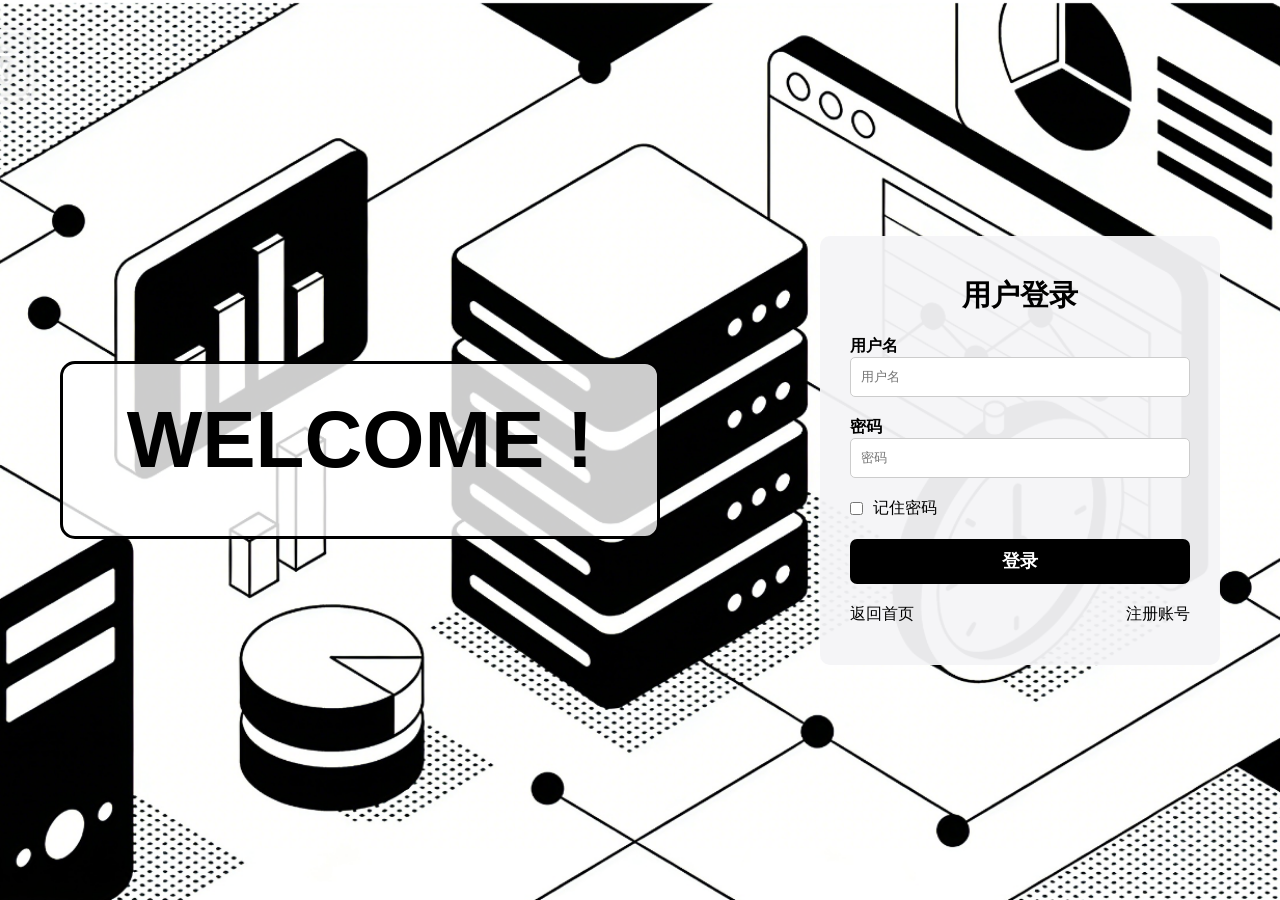
<file: Front_End/LogIn.html>
<!DOCTYPE html>
<html lang="en">
<head>
    <meta charset="UTF-8">
    <title>登录界面</title>
    <link rel="stylesheet" href="assets/css/login-style.css">
</head>
<body>
    <div class="main-wrapper">
        <!-- 左侧欢迎区域 -->
        <div class="welcome-section">
            <h1>WELCOME !</h1>
        </div>

        <!-- 右侧登录框 -->
        <div class="login-section">
            <h2>用户登录</h2>
            <form id="LogInForm">
                <label for="username">用户名</label>
                <input type="text" id="username" placeholder="用户名">

                <label for="pwd">密码</label>
                <input type="password" id="pwd" placeholder="密码">

                <div class="checkbox">
                    <input type="checkbox" id="remember">
                    <span>记住密码</span>
                </div>

                <input type="submit" class="submit" value="登录">
            </form>

            <div class="links">
                <a href="index.html">返回首页</a>
                <a href="LogUp.html">注册账号</a>
            </div>
        </div>
    </div>
    <script src="LogIn.js"></script>
</body>
</html>
</file>
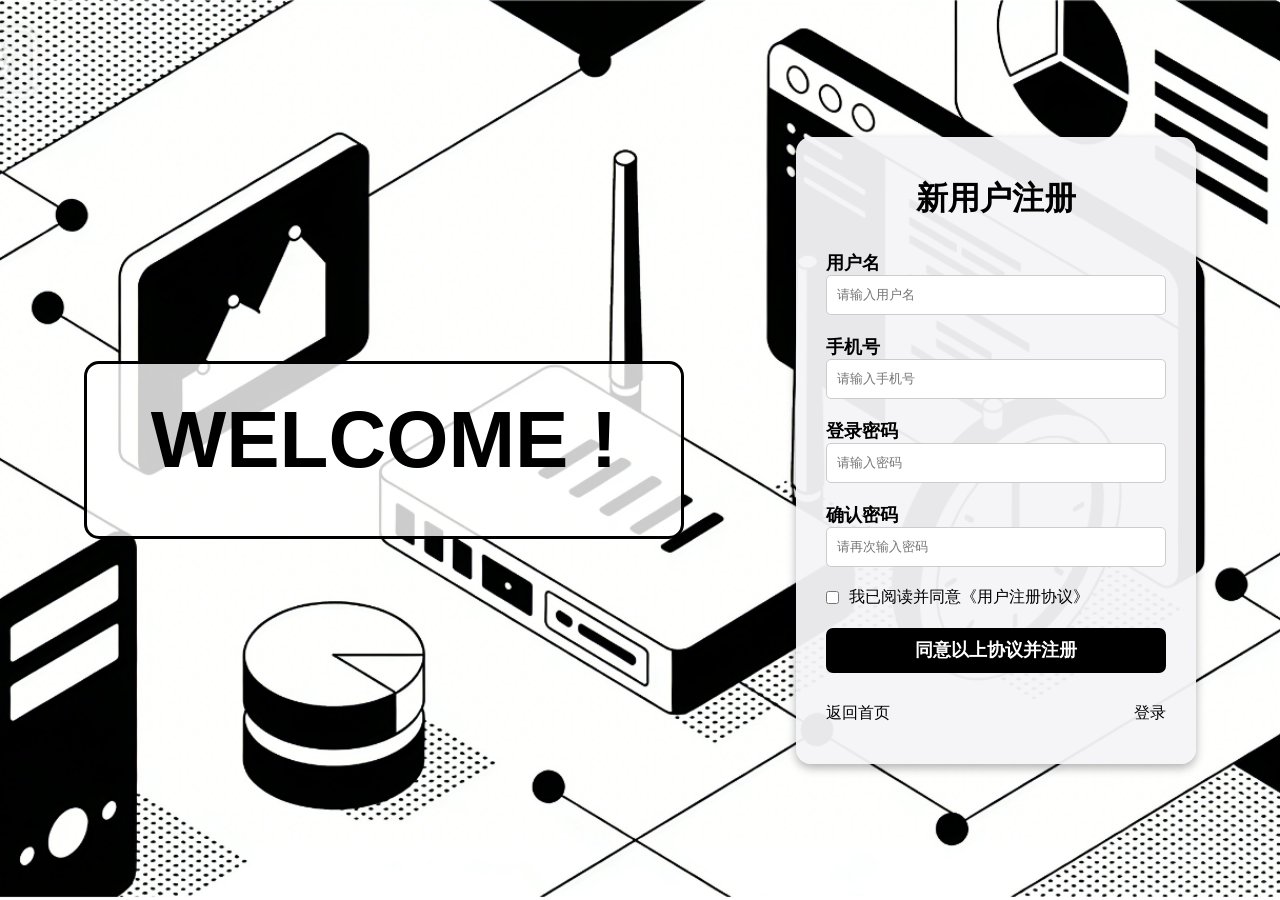
<file: Front_End/LogUp.html>
<!DOCTYPE html>
<html lang="en">
<head>
    <meta charset="UTF-8">
    <title>注册界面</title>
    <link rel="stylesheet" href="assets/css/logup-style.css">
</head>
<body>
    <div class="main-wrapper">
        <!-- 左侧欢迎区域 -->
        <div class="welcome-section">
            <h1>WELCOME !</h1>
        </div>

        <!-- 右侧注册表单 -->
        <div class="register-section">
            <h2>新用户注册</h2>
            <form id="registerForm">
                <label for="username">用户名</label>
                <input type="text" id="username" class="register" placeholder="请输入用户名">

                <label for="phonenumber">手机号</label>
                <input type="text" id="phonenumber" class="register" placeholder="请输入手机号">

                <label for="pwd">登录密码</label>
                <input type="password" id="pwd" class="register" placeholder="请输入密码">

                <label for="c_pwd">确认密码</label>
                <input type="password" id="c_pwd" class="register" placeholder="请再次输入密码">

                <div class="checkbox">
                    <input type="checkbox" id="agree">
                    <span>我已阅读并同意《用户注册协议》</span>
                </div>

                <input type="submit" class="submit" id="registerBtn" value="同意以上协议并注册">
            </form>

            <div class="links">
                <a href="index.html">返回首页</a>
                <a href="LogIn.html">登录</a>
            </div>
        </div>
    </div>
    <script src="LogUp.js"></script>
</body>
</html>
</file>
<file: Front_End/assets/css/login-style.css>
/* ===== Google Fonts ===== */
@import url("https://fonts.googleapis.com/css?family=Source+Sans+Pro:300,900");

/* ===== Reset ===== */
* {
    margin: 0;
    padding: 0;
    box-sizing: border-box;
}

html, body {
    height: 100%;
    overflow: hidden; /* 禁止滚动 */
    font-family: "思源黑体", "Arial", sans-serif;
}

/* ===== Body & Background ===== */
body {
    display: flex;
    justify-content: center;
    align-items: center;
    background: url("images/login-background.png") no-repeat center center fixed;
    background-size: cover;
}

/* ===== 页面主体容器 ===== */
.main-wrapper {
    display: flex;
    width: 100%;
    max-width: 1200px;
    height: 80vh;
    justify-content: space-between;
    align-items: center;
    padding: 20px;
}

/* ===== 左侧欢迎区域 ===== */
.welcome-section {
    width: 80%;          /* 相对屏幕宽度 */
    max-width: 600px;    /* 最大宽度 */
    height: auto;        /* 高度自适应 */
    padding: 30px;       /* 内边距 */
    display: flex;
    flex-direction: column;
    justify-content: center;
    align-items: center;
    background-color: rgba(255,255,255,0.8);
    border: 3px solid #000;
    border-radius: 15px;
    text-align: center;
}

.welcome-section h1 {
    font-size: 80px;
    margin-bottom: 20px;
}

.welcome-section .smile {
    font-size: 6rem;
}

/* ===== 右侧登录框 ===== */
.login-section {
    width: 400px;
    background: rgba(245, 245, 247, 0.95); /* 半透明背景 */
    border-radius: 10px;
    padding: 40px 30px;
    display: flex;
    flex-direction: column;
    justify-content: center;
}

.login-section h2 {
    text-align: center;
    color: #000000;
    margin-bottom: 20px;
    font-size: 1.8rem;
}

.login-section label {
    color: #000000;
    font-weight: bold;
    margin-bottom: 5px;
}

.login-section input[type="text"],
.login-section input[type="password"] {
    width: 100%;
    height: 40px;
    padding: 5px 10px;
    margin-bottom: 20px;
    border: 1px solid #ccc;
    border-radius: 5px;
}

/* checkbox */
.checkbox {
    display: flex;
    align-items: center;
    margin-bottom: 20px;
}

.checkbox input[type="checkbox"] {
    margin-right: 10px;
}

/* submit button */
.submit {
    width: 100%;
    height: 45px;
    border-radius: 7px;
    background-color: #000;
    color: #FFF;
    font-weight: bold;
    border: none;
    cursor: pointer;
    font-family: 思源黑体;
    font-size: large;
    margin-bottom: 20px;
}

.submit:hover {
    opacity: 0.9;
}

/* 链接 */
.links {
    display: flex;
    justify-content: space-between;
    font-family: "思源黑体", "Arial", sans-serif;
}

.links a {
    color: #000000;
    text-decoration: none;
}

.links a:hover {
    text-decoration: underline;
}

/* ===== 响应式 ===== */
@media screen and (max-width: 992px) {
    .main-wrapper {
        flex-direction: column;
        height: auto;
    }
    
    .welcome-section {
        margin-bottom: 40px;
    }
    
    .login-section {
        width: 90%;
    }
}
</file>
<file: Front_End/assets/css/logup-style.css>
/* ===== Google Fonts ===== */
@import url("https://fonts.googleapis.com/css?family=Source+Sans+Pro:300,900");

/* ===== Reset ===== */
* {
    margin: 0;
    padding: 0;
    box-sizing: border-box;
}

html, body {
    height: 100%;
    overflow: hidden; /* 禁止滚动 */
    font-family: "思源黑体", "Arial", sans-serif;
}

/* ===== Body Background ===== */
body {
    display: flex;
    justify-content: center;
    align-items: center;
    background: url("images/logup-background.png") no-repeat center center fixed;
    background-size: cover;
}

/* ===== 页面主容器 ===== */
.main-wrapper {
    display: flex;
    width: 90%;
    max-width: 1200px;
    height: 80vh;
    justify-content: space-between;
    align-items: center;
    padding: 20px;
}

/* ===== 左侧欢迎区域 ===== */
.welcome-section {
    width: 80%;          /* 相对屏幕宽度 */
    max-width: 600px;    /* 最大宽度 */
    height: auto;        /* 高度自适应 */
    padding: 30px;       /* 内边距 */
    display: flex;
    flex-direction: column;
    justify-content: center;
    align-items: center;
    background-color: rgba(255,255,255,0.8);
    border: 3px solid #000;
    border-radius: 15px;
    text-align: center;
}

.welcome-section h1 {
    font-size: 80px;
    margin-bottom: 20px;
}

.welcome-section .smile {
    font-size: 6rem;
}

/* ===== 右侧注册表单 ===== */
.register-section {
    width: 400px;
    background: rgba(245, 245, 247, 0.95);
    border-radius: 15px;
    padding: 40px 30px;
    display: flex;
    flex-direction: column;
    justify-content: center;
    box-shadow: 0 4px 10px rgba(0,0,0,0.3);
}

/* 表单标题 */
.register-section h2 {
    text-align: center;
    color: #000000;
    font-size: 2rem;
    margin-bottom: 30px;
}

/* 标签 */
.register-section label {
    font-size: 18px;
    font-weight: bold;
    color: #000000;
    margin-bottom: 5px;
}

/* 输入框 */
.register-section input.register[type="text"],
.register-section input.register[type="password"] {
    width: 100%;
    height: 40px;
    padding: 5px 10px;
    margin-bottom: 20px;
    color: #000000;
    font-family: 思源黑体;
    border: 1px solid #ccc;
    border-radius: 5px;
}

/* 复选框 */
.checkbox {
    display: flex;
    align-items: center;
    margin-bottom: 20px;
}

.checkbox input[type="checkbox"] {
    margin-right: 10px;
}

/* 提交按钮 */
input.submit {
    width: 100%;
    height: 45px;
    border-radius: 7px;
    background-color: #000;
    color: #FFF;
    font-weight: bold;
    border: none;
    cursor: pointer;
    font-family: 思源黑体;
    font-size: large;
    margin-bottom: 20px;
}

input.submit:hover {
    opacity: 0.9;
}

/* 链接 */
.links {
    display: flex;
    justify-content: space-between;
    font-family: "思源黑体", "Arial", sans-serif;
    margin-top: 10px;
}

.links a {
    color: #000000;
    text-decoration: none;
}

.links a:hover {
    text-decoration: underline;
}

/* ===== 响应式 ===== */
@media screen and (max-width: 992px) {
    .main-wrapper {
        flex-direction: column;
        height: auto;
    }

    .welcome-section {
        margin-bottom: 40px;
        width: 90%;
        height: auto;
        padding: 20px;
    }

    .welcome-section h1 {
        font-size: 28px;
    }

    .welcome-section .smile {
        font-size: 4rem;
    }

    .register-section {
        width: 90%;
    }
}
</file>
